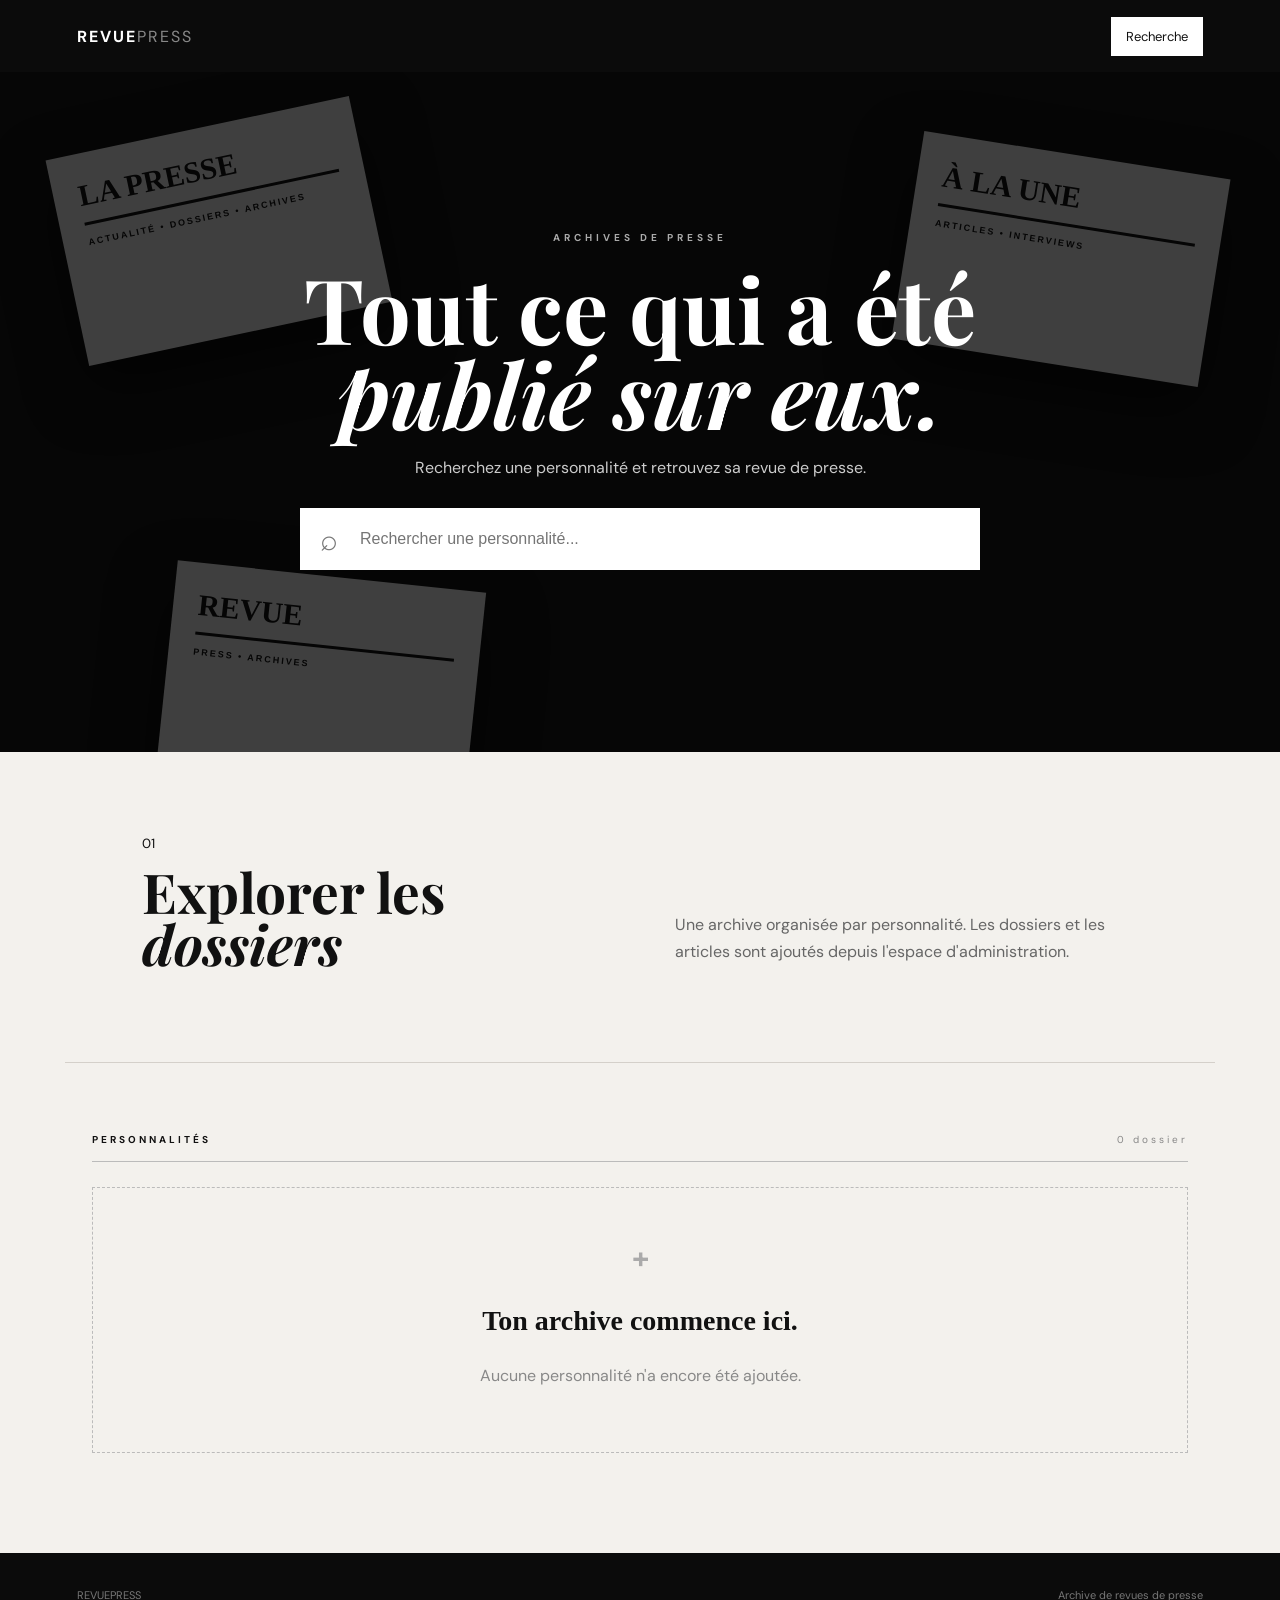
<file: index.html>
<!doctype html><html lang="fr"><head><meta charset="utf-8"><meta name="viewport" content="width=device-width,initial-scale=1"><title>REVUEPRESS</title><link rel="stylesheet" href="style.css"></head><body><header><a href="index.html">REVUE<span>PRESS</span></a><nav><a href="#recherche">Recherche</a></nav></header><section class="hero" id="recherche"><div class="paper p1"><b>LA PRESSE</b><small>ACTUALITÉ • DOSSIERS • ARCHIVES</small></div><div class="paper p2"><b>À LA UNE</b><small>ARTICLES • INTERVIEWS</small></div><div class="paper p3"><b>REVUE</b><small>PRESS • ARCHIVES</small></div><div class="shade"></div><div class="heroText"><label>ARCHIVES DE PRESSE</label><h1>Tout ce qui a été<br><i>publié sur eux.</i></h1><p>Recherchez une personnalité et retrouvez sa revue de presse.</p><div class="search"><span>⌕</span><input id="search" placeholder="Rechercher une personnalité..."><div id="suggestions"></div></div></div></section><section class="intro"><div><small>01</small><h2>Explorer les<br><i>dossiers</i></h2></div><p>Une archive organisée par personnalité. Les dossiers et les articles sont ajoutés depuis l'espace d'administration.</p></section><section class="people"><div class="title"><b>PERSONNALITÉS</b><span id="counter">0 dossier</span></div><div id="cards" class="cards"></div><div id="empty" class="empty"><strong>+</strong><h3>Ton archive commence ici.</h3><p>Aucune personnalité n'a encore été ajoutée.</p></div></section><footer>REVUEPRESS <span>Archive de revues de presse</span></footer><script src="app.js"></script></body></html>
</file>
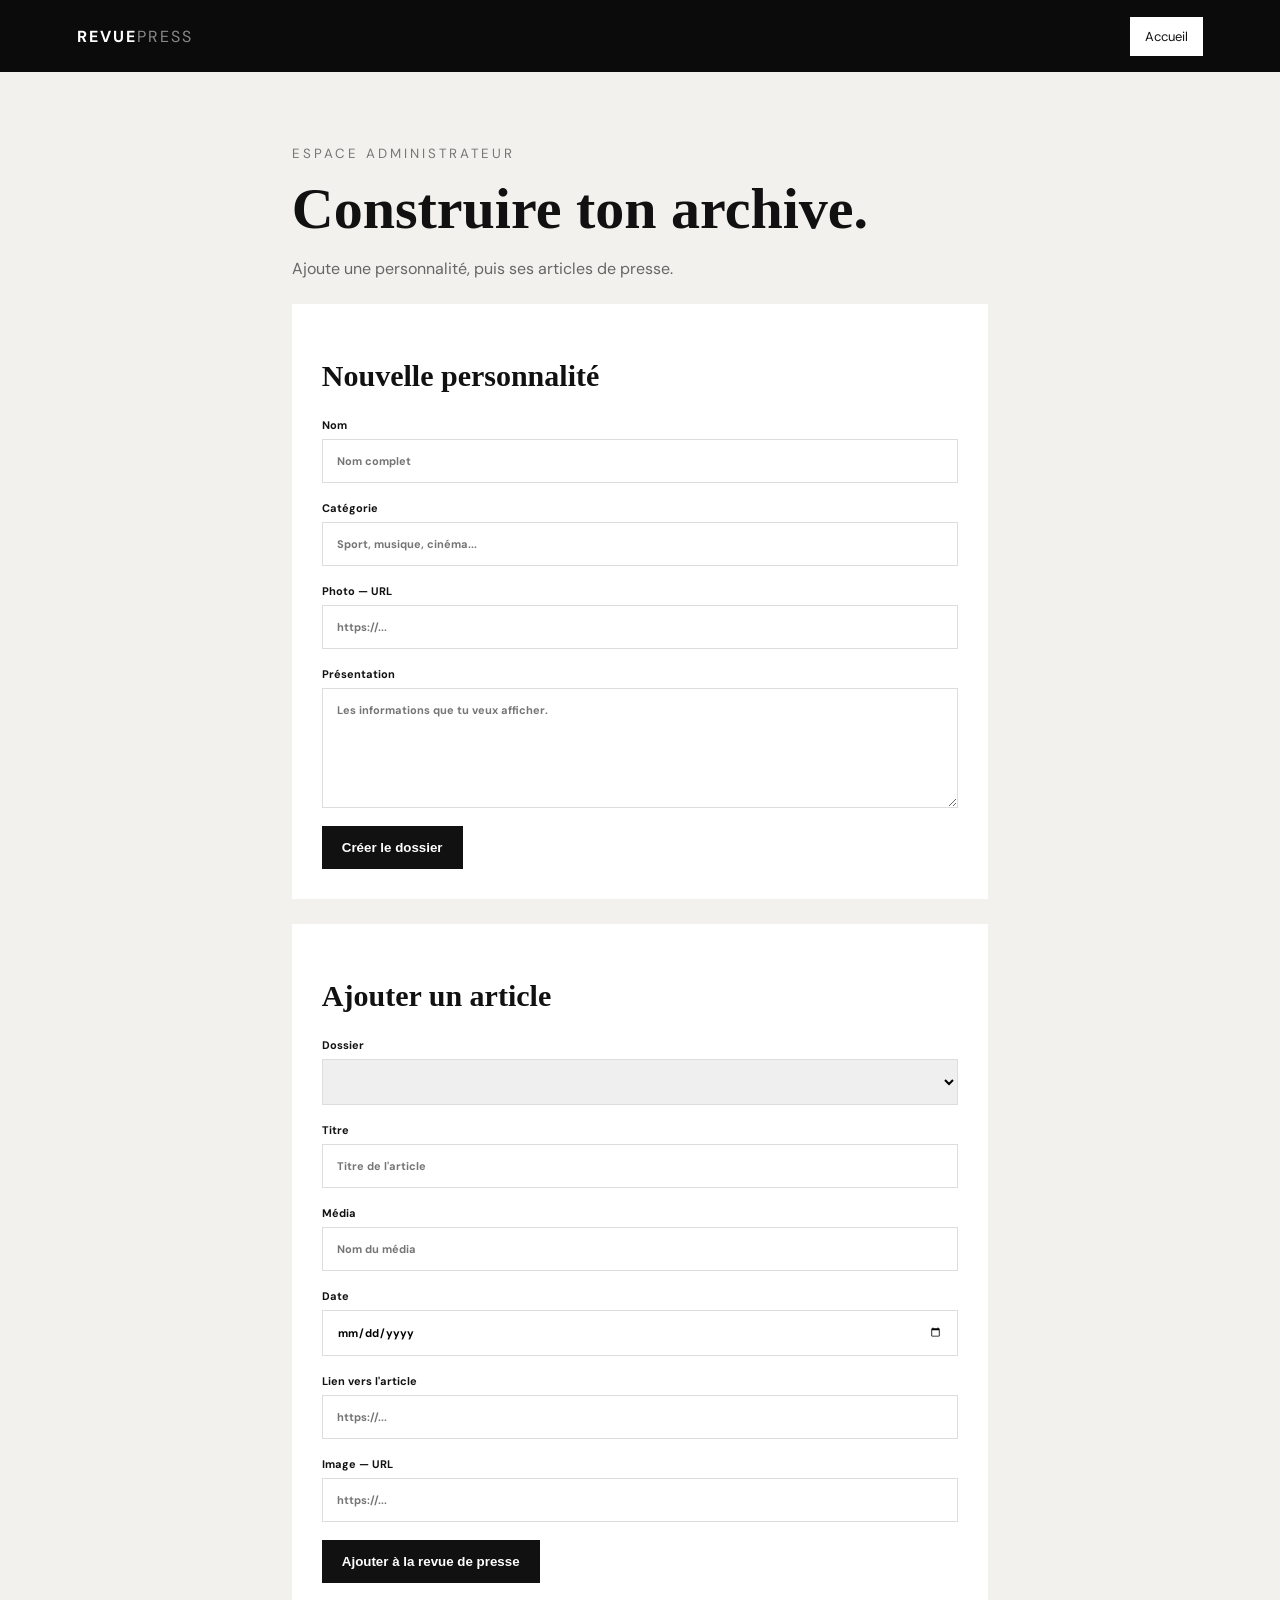
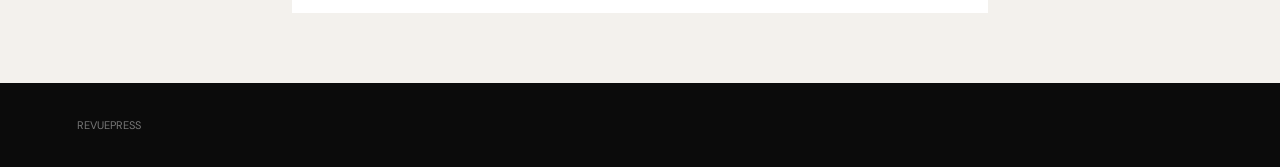
<file: admin.html>
<!doctype html><html lang="fr"><head><meta charset="utf-8"><meta name="viewport" content="width=device-width,initial-scale=1"><title>Ajouter — REVUEPRESS</title><link rel="stylesheet" href="style.css"></head><body><header><a href="index.html">REVUE<span>PRESS</span></a><nav><a href="index.html">Accueil</a></nav></header><main class="admin"><small>ESPACE ADMINISTRATEUR</small><h1>Construire ton archive.</h1><p>Ajoute une personnalité, puis ses articles de presse.</p><div class="form"><h2>Nouvelle personnalité</h2><label>Nom<input id="name" placeholder="Nom complet"></label><label>Catégorie<input id="category" placeholder="Sport, musique, cinéma..."></label><label>Photo — URL<input id="photo" placeholder="https://..."></label><label>Présentation<textarea id="bio" placeholder="Les informations que tu veux afficher."></textarea></label><button id="addPerson">Créer le dossier</button></div><div class="form"><h2>Ajouter un article</h2><label>Dossier<select id="person"></select></label><label>Titre<input id="title" placeholder="Titre de l'article"></label><label>Média<input id="source" placeholder="Nom du média"></label><label>Date<input id="date" type="date"></label><label>Lien vers l'article<input id="url" placeholder="https://..."></label><label>Image — URL<input id="image" placeholder="https://..."></label><button id="addArticle">Ajouter à la revue de presse</button></div></main><footer>REVUEPRESS</footer><script src="app.js"></script></body></html>
</file>
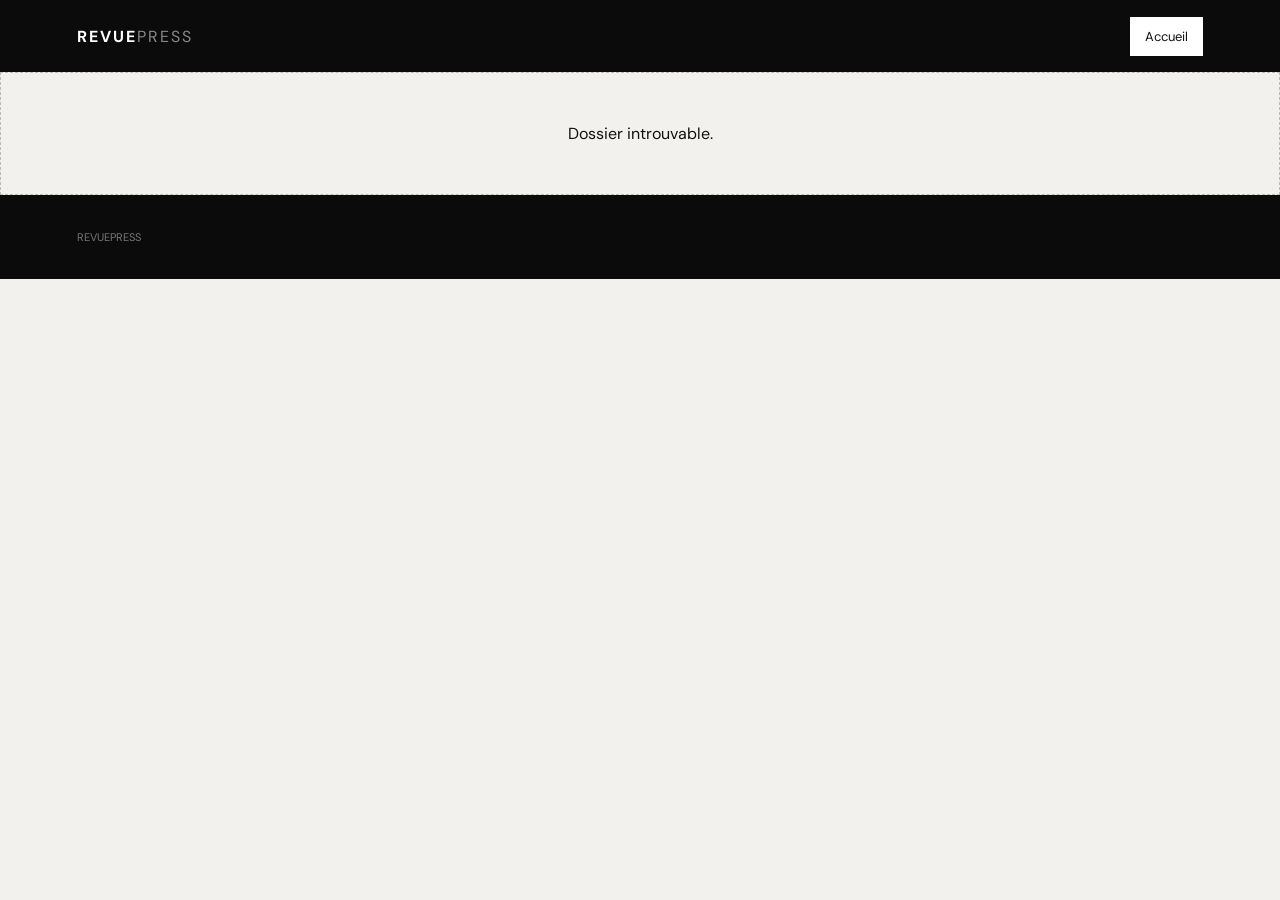
<file: profile.html>
<!doctype html><html lang="fr"><head><meta charset="utf-8"><meta name="viewport" content="width=device-width,initial-scale=1"><title>Dossier — REVUEPRESS</title><link rel="stylesheet" href="style.css"></head><body><header><a href="index.html">REVUE<span>PRESS</span></a><nav><a href="index.html">Accueil</a></nav></header><main id="profile"></main><footer>REVUEPRESS</footer><script src="app.js"></script></body></html>
</file>
<file: style.css>
@import url('https://fonts.googleapis.com/css2?family=DM+Sans:wght@400;600;700&family=Playfair+Display:ital,wght@0,700;1,700&display=swap');*{box-sizing:border-box}body{margin:0;background:#f3f1ed;color:#111;font-family:'DM Sans',Arial}header{height:72px;background:#0b0b0b;color:#fff;display:flex;align-items:center;justify-content:space-between;padding:0 6vw;position:sticky;top:0;z-index:10}header>a{color:#fff;text-decoration:none;font-weight:700;letter-spacing:2px}header>a span{color:#888;font-weight:400}nav{display:flex;gap:25px}nav a{color:#ccc;text-decoration:none;font-size:13px}nav a:last-child{background:#fff;color:#111;padding:11px 15px}.hero{height:680px;background:#151515;position:relative;overflow:hidden;display:grid;place-items:center;color:#fff}.paper{position:absolute;background:#eee;color:#111;width:310px;height:210px;padding:25px;font-family:Georgia;box-shadow:0 25px 60px #0009}.paper b{display:block;font-size:30px;border-bottom:3px solid;padding-bottom:10px}.paper small{display:block;font:700 9px Arial;letter-spacing:2px;margin-top:12px}.p1{left:5%;top:8%;transform:rotate(-12deg)}.p2{right:5%;top:12%;transform:rotate(9deg)}.p3{left:13%;bottom:-5%;transform:rotate(6deg)}.shade{position:absolute;inset:0;background:#000b}.heroText{position:relative;z-index:2;text-align:center;width:90%;max-width:900px}.heroText label{font-size:10px;letter-spacing:4px;color:#aaa;font-weight:700}.heroText h1{font:700 clamp(50px,8vw,90px)/.95 'Playfair Display',Georgia;margin:20px 0}.heroText p{color:#ccc}.search{position:relative;max-width:680px;margin:30px auto}.search>span{position:absolute;left:20px;top:12px;font-size:30px;color:#777}.search input{width:100%;height:62px;border:0;padding:0 20px 0 60px;font-size:16px;outline:0}.suggestion{background:#fff;color:#111;text-align:left;padding:15px 20px;border-top:1px solid #ddd;cursor:pointer}.intro{max-width:1150px;margin:auto;padding:80px 6vw;display:grid;grid-template-columns:1fr 1fr;gap:70px;border-bottom:1px solid #d4d0ca}.intro h2{font:700 55px/.95 'Playfair Display',Georgia;margin:12px 0}.intro p{color:#666;line-height:1.7;align-self:end}.people{max-width:1250px;margin:auto;padding:70px 6vw 100px}.title{display:flex;justify-content:space-between;border-bottom:1px solid #bbb;padding-bottom:15px;margin-bottom:25px;font-size:10px;letter-spacing:3px}.title span{color:#888}.cards{display:grid;grid-template-columns:repeat(auto-fill,minmax(220px,1fr));gap:22px}.card{background:#fff;color:#111;text-decoration:none}.card-img{height:260px;background:#ddd;display:grid;place-items:center;overflow:hidden}.card-img img{width:100%;height:100%;object-fit:cover}.initials{font:700 50px Georgia;color:#aaa}.card-body{padding:18px}.card-body small{color:#888;font-size:9px;letter-spacing:2px}.card-body h3{font:700 24px Georgia;margin:8px 0}.card-body p{font-size:12px;color:#666}.empty{text-align:center;padding:50px;border:1px dashed #bbb}.empty strong{font-size:30px;color:#aaa}.empty h3{font:700 28px Georgia}.empty p{color:#888}.empty a{color:#111;font-weight:700;font-size:13px}footer{background:#0b0b0b;color:#777;padding:35px 6vw;font-size:11px;display:flex;justify-content:space-between}.admin{max-width:850px;margin:auto;padding:70px 6vw}.admin>small{letter-spacing:3px;color:#777}.admin h1{font:700 58px Georgia;margin:12px 0}.admin>p{color:#666}.form{background:#fff;padding:30px;margin-top:25px}.form h2{font:700 30px Georgia}.form label{display:block;font-size:11px;font-weight:700;margin:18px 0}.form input,.form textarea,.form select{display:block;width:100%;padding:14px;margin-top:7px;border:1px solid #ddd;font:inherit}.form textarea{min-height:120px}.form button{background:#111;color:#fff;border:0;padding:14px 20px;font-weight:700}.profileHead{background:#151515;color:#fff;padding:70px 8vw;display:grid;grid-template-columns:310px 1fr;gap:55px;align-items:center}.profilePhoto{height:370px;background:#292929;display:grid;place-items:center;overflow:hidden}.profilePhoto img{width:100%;height:100%;object-fit:cover}.profileHead h1{font:700 70px Georgia;margin:12px 0}.profileHead p{color:#ccc;line-height:1.7}.press{max-width:1000px;margin:auto;padding:70px 6vw}.press h2{font:700 46px Georgia}.article{background:#fff;padding:18px;display:grid;grid-template-columns:190px 1fr;gap:25px;margin:16px 0}.articleImg{height:125px;background:#ddd}.articleImg img{width:100%;height:100%;object-fit:cover}.article h3{font:700 25px Georgia;margin:8px 0}.article small{color:#888}.article a{color:#111;font-weight:700;font-size:12px}@media(max-width:700px){.hero{height:630px}.paper{opacity:.4}.p1{left:-100px}.p2{right:-100px}.intro{grid-template-columns:1fr;gap:20px}.profileHead{grid-template-columns:1fr;padding:45px 6vw}.profileHead h1{font-size:48px}.article{grid-template-columns:1fr}nav a:first-child{display:none}}
</file>
